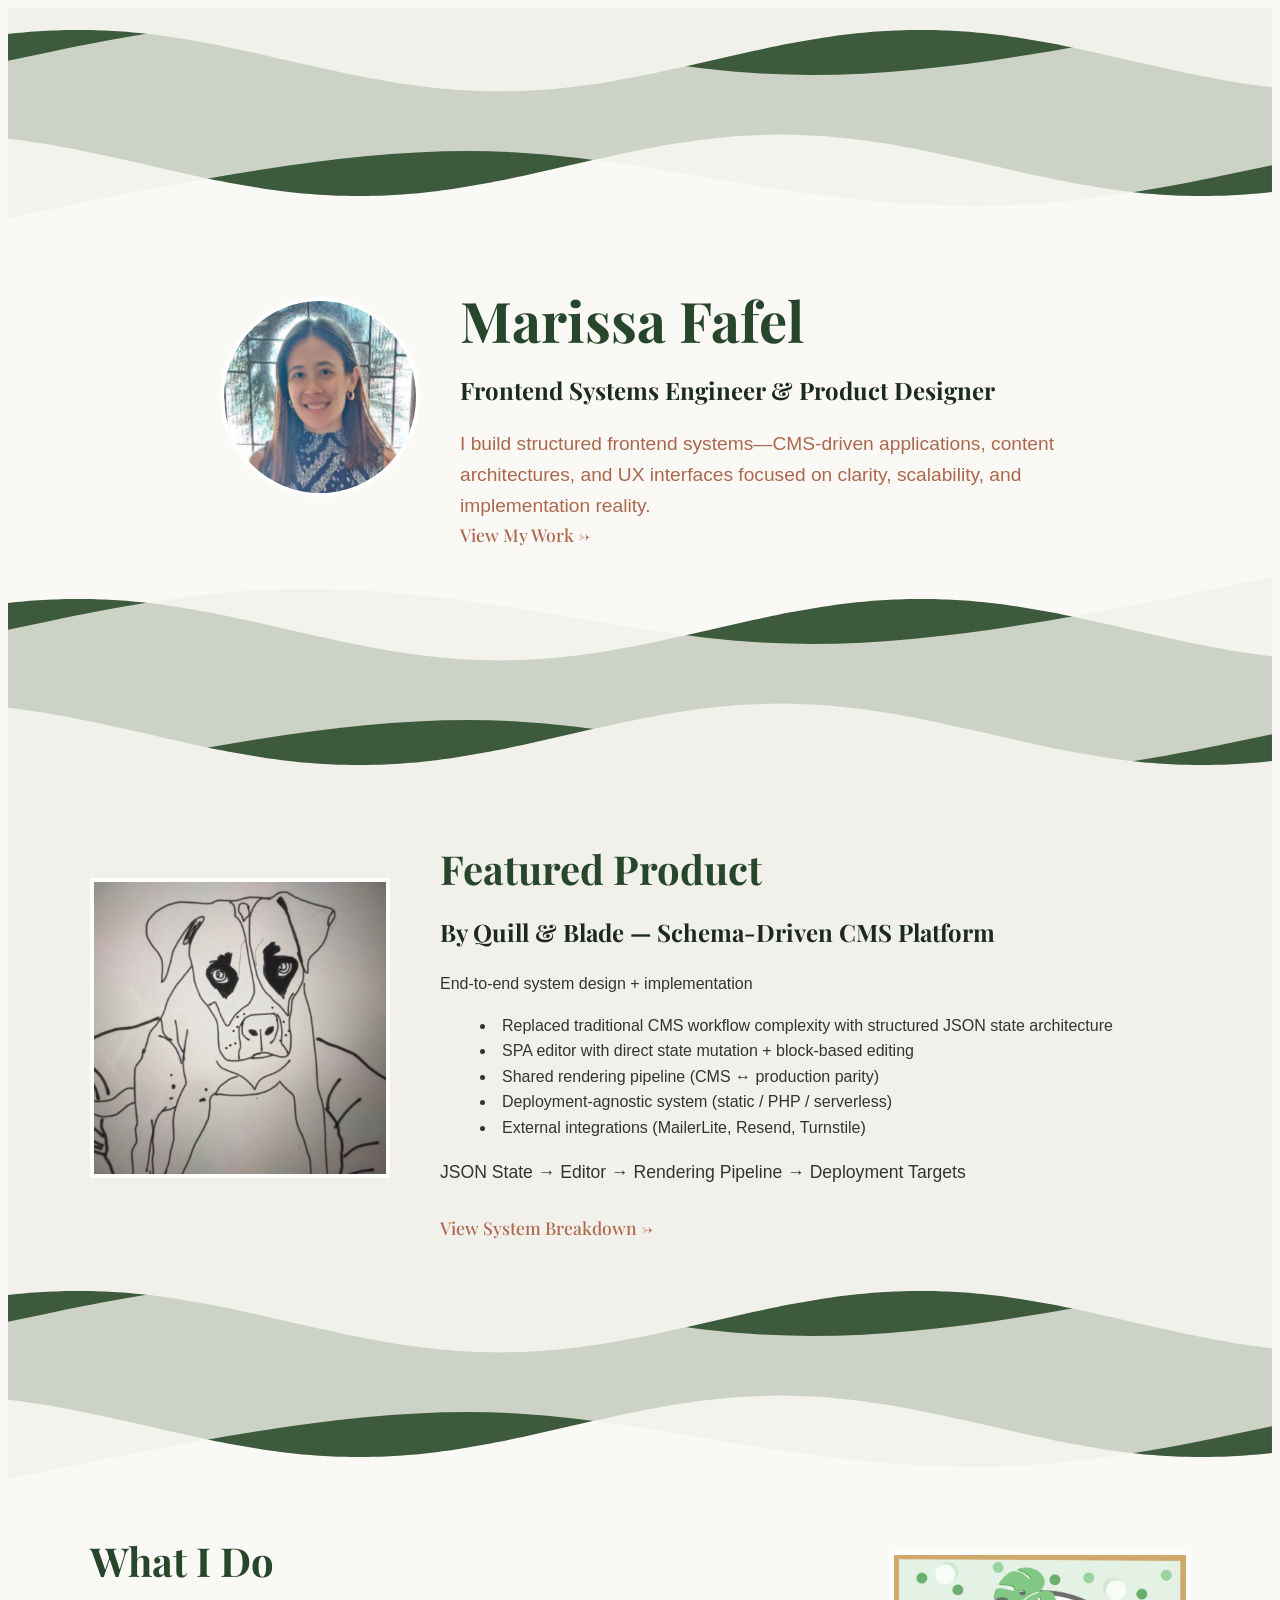
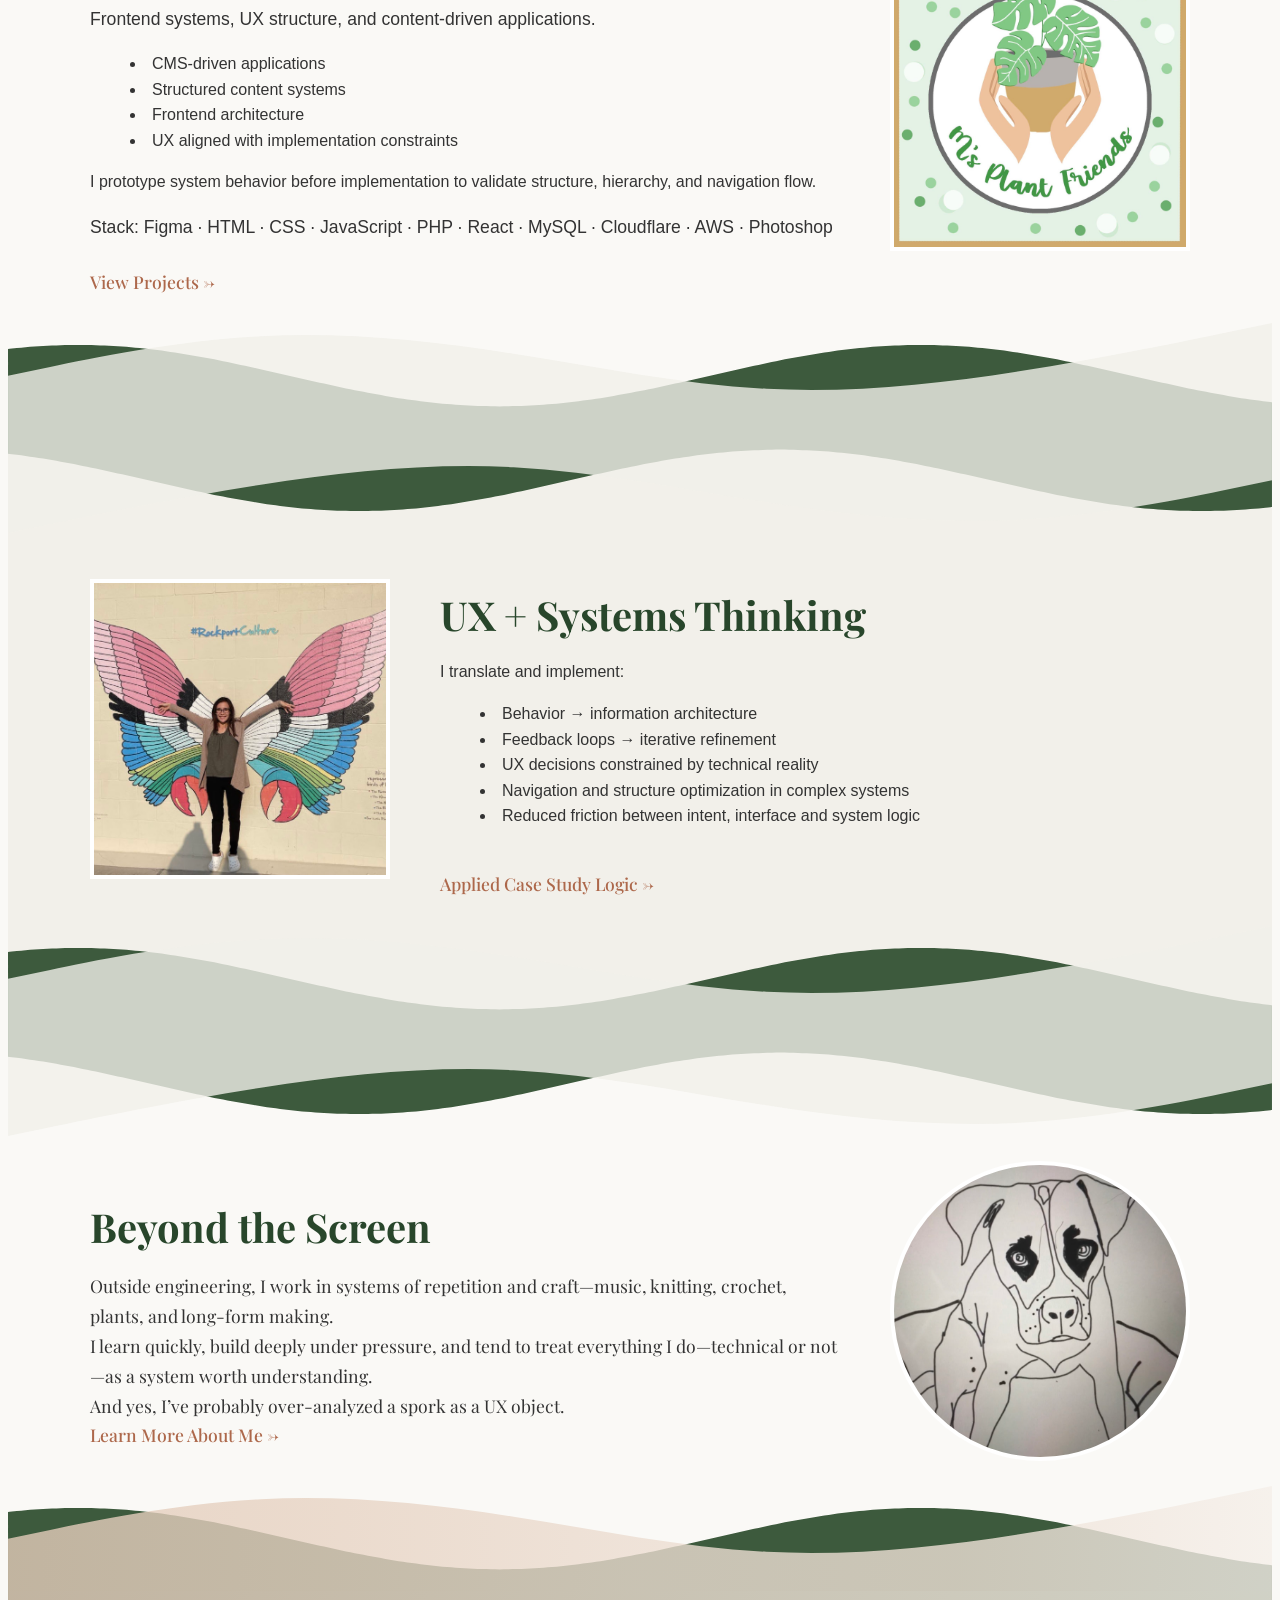
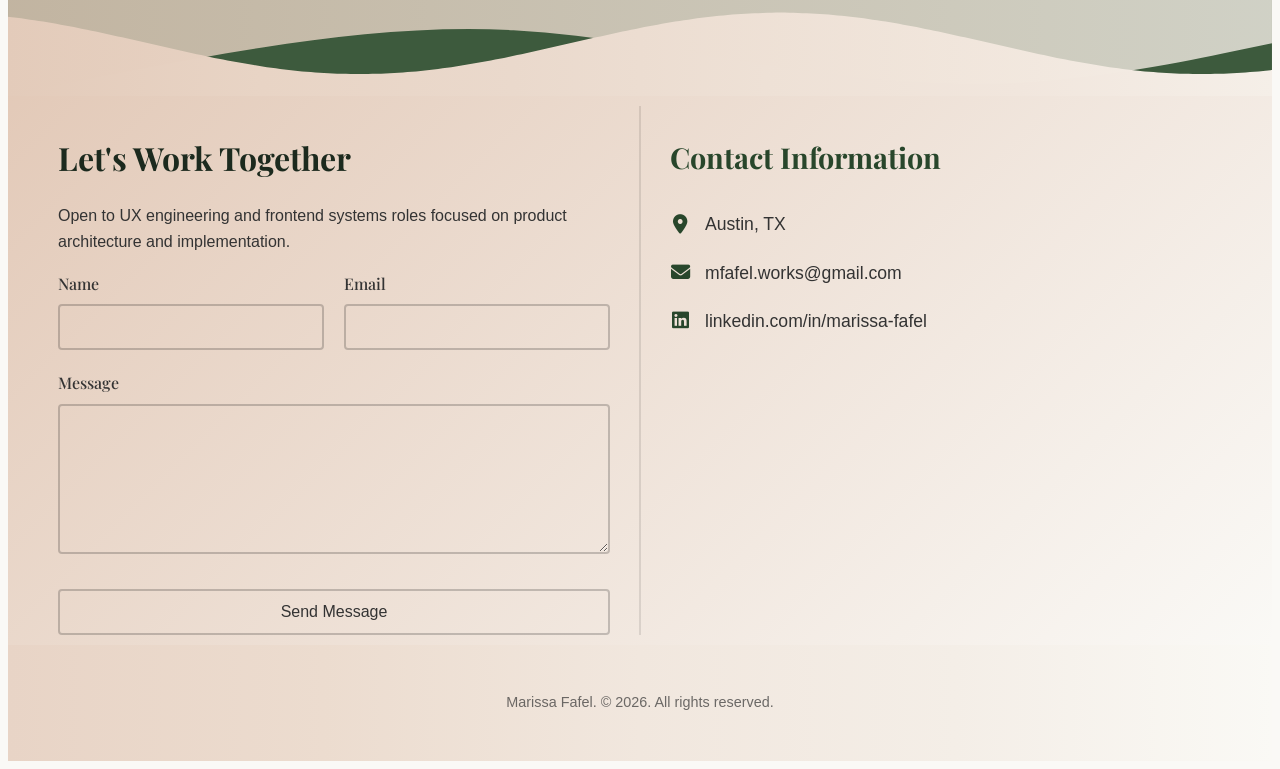
<file: index.html>
<!doctype html>
<html lang="en">
  <head>
    <meta charset="utf-8" />
    <title>Marissa Fafel – Portfolio</title>
    <meta name="viewport" content="width=device-width, initial-scale=1" />
    <link rel="stylesheet" href="assets/css/styles.css" />
    <link rel="stylesheet" href="https://cdnjs.cloudflare.com/ajax/libs/font-awesome/6.4.0/css/all.min.css" />
  </head>
  <body class="is-preload">
    <div id="page-wrapper">
      <!-- Soft Wave Top -->
      <div class="wave-up-two"></div>
      <div class="wave-down"></div>
      <!-- Hero Section -->
      <section id="header" class="hero">
        <div class="hero-banner">
          <div class="hero-content">
            <div class="photo-circle">
              <img src="assets/images/self-photo.jpg" alt="" style="width: 100%; height: 100%; object-fit: cover; border-radius: 0%" />
            </div>
            <div class="hero-text">
              <h1 class="name">Marissa Fafel</h1>
              <h2 class="title">Frontend Systems Engineer & Product Designer</h2>
              <p class="hero-description">I build structured frontend systems—CMS-driven applications, content architectures, and UX interfaces focused on clarity, scalability, and implementation reality.</p>
              <a href="#featured-projects" class="learn-more-btn" title="Detailed portfolio page">View My Work →</a>
            </div>
          </div>
        </div>
      </section>
      <!-- Soft Wave Divider -->
      <div class="wave-up"></div>
      <div class="wave-down-two"></div>
      <!-- Featured Section -->
      <section id="web-design" class="content-section split-visual-left">
        <div class="inner">
          <div class="section-content">
            <div class="visual">
              <div class="media">
                <img src="assets/images/sketch.jpg" alt="" style="width: 100%; height: 100%; object-fit: cover; border-radius: 0%" />
              </div>
            </div>
            <div class="content">
              <h1>Featured Product</h1>
              <h2>By Quill & Blade — Schema-Driven CMS Platform</h2>
              <p>End-to-end system design + implementation</p>
              <ul>
                <li>Replaced traditional CMS workflow complexity with structured JSON state architecture</li>
                <li>SPA editor with direct state mutation + block-based editing</li>
                <li>Shared rendering pipeline (CMS ↔ production parity)</li>
                <li>Deployment-agnostic system (static / PHP / serverless)</li>
                <li>External integrations (MailerLite, Resend, Turnstile)</li>
              </ul>
              <p class="experience-summary"> JSON State → Editor → Rendering Pipeline → Deployment Targets </p>
              <br>
              <a href="#" class="learn-more-btn" title="Detailed portfolio page">View System Breakdown →</a>
            </div>
          </div>
        </div>
      </section>
      <!-- Soft Wave Divider -->
      <div class="wave-up-two"></div>
      <div class="wave-down"></div>
      <!-- Experience / Behavior Section-->
      <section id="web-design" class="content-section split-visual-right">
        <div class="inner">
          <div class="section-content">
            <div class="content">
              <h1>What I Do</h1>
              <p class="experience-summary">Frontend systems, UX structure, and content-driven applications.</p>
              <ul>
                <li>CMS-driven applications</li>
                <li>Structured content systems</li>
                <li>Frontend architecture</li>
                <li>UX aligned with implementation constraints</li>
              </ul>
              <p>I prototype system behavior before implementation to validate structure, hierarchy, and navigation flow.</p>
              <p class="tech-stack experience-summary"> Stack: Figma · HTML · CSS · JavaScript · PHP · React · MySQL · Cloudflare · AWS · Photoshop </p>
              <br>
              <a href="#" class="learn-more-btn" title="Detailed portfolio page">View Projects →</a>
            </div>
            <div class="visual">
              <div class="media">
                <img src="assets/images/msplantfriends.jpg" alt="" style="width: 100%; height: 100%; object-fit: cover; border-radius: 0%" />
              </div>
            </div>
          </div>
        </div>
      </section>
      <!-- Soft Wave Divider -->
      <div class="wave-up"></div>
      <div class="wave-down-two"></div>
      <!-- Power Skills / Systems Thinking Section -->
      <section id="power-skills" class="content-section split-visual-left">
        <div class="inner">
          <div class="section-content power-skills-content">
            <div class="visual">
              <div class="media">
                <img src="assets/images/Powerskills.jpg" alt="" style="width: 100%; height: 100%; object-fit: cover; border-radius: 0%" />
              </div>
            </div>
            <div class="content">
              <h1>UX + Systems Thinking</h1>
              <div class="skills-description">
                <p>I translate and implement:</p>
                <ul>
                  <li>Behavior → information architecture</li>
                  <li>Feedback loops → iterative refinement</li>
                  <li>UX decisions constrained by technical reality</li>
                  <li>Navigation and structure optimization in complex systems</li>
                  <li>Reduced friction between intent, interface and system logic</li>
                </ul>
                <br>
                <a href="#" class="learn-more-btn" title="Detailed portfolio page">Applied Case Study Logic →</a>
              </div>
            </div>
          </div>
        </div>
      </section>
      <!-- Soft Wave Divider -->
      <div class="wave-up-two"></div>
      <div class="wave-down"></div>
      <!-- About Me / Beyond the Screen Section-->
      <section id="about-me" class="content-section split-visual-right">
        <div class="inner">
          <div class="section-content">
            <div class="content">
              <h1>Beyond the Screen</h1>
              <p class="about-explain bubble-caption experience-summary"> Outside engineering, I work in systems of repetition and craft—music, knitting, crochet, plants, and long-form making. <br> I learn quickly, build deeply under pressure, and tend to treat everything I do—technical or not—as a system worth understanding. <br> And yes, I’ve probably over-analyzed a spork as a UX object. </p>
              <a href="/html-portfolio/about" class="learn-more-btn" title="Detailed portfolio page">Learn More About Me →</a>
            </div>
            <div class="visual">
              <div class="media photo-circle">
                <img src="assets/images/sketch.jpg" alt="" style="width: 100%; height: 100%; object-fit: cover; border-radius: 0%" />
              </div>
            </div>
          </div>
        </div>
      </section>
      <!-- Soft Wave Divider -->
      <div class="wave-last"></div>
      <div class="wave-last-two"></div>
      <!-- Contact Section -->
      <section id="contact" class="content-section contact-section">
        <div class="inner">
          <div class="contact-content">
            <div class="contact-form">
              <h2>Let's Work Together</h2>
              <p>Open to UX engineering and frontend systems roles focused on product architecture and implementation.</p>
              <form method="post" action="#">
                <div class="form-grid">
                  <div class="form-field">
                    <label for="name">Name</label>
                    <input type="text" name="name" id="name" />
                  </div>
                  <div class="form-field">
                    <label for="email">Email</label>
                    <input type="email" name="email" id="email" />
                  </div>
                  <div class="form-field full-width">
                    <label for="message">Message</label>
                    <textarea name="message" id="message" rows="4"></textarea>
                  </div>
                  <div class="form-field full-width">
                    <input type="submit" value="Send Message" class="submit-btn" />
                  </div>
                </div>
              </form>
            </div>
            <div class="contact-info">
              <h3>Contact Information</h3>
              <ul class="contact-list">
                <li class="contact-item">
                  <i class="fas fa-map-marker-alt"></i>
                  <span>Austin, TX</span>
                </li>
                <li class="contact-item">
                  <i class="fas fa-envelope"></i>
                  <a>mfafel.works@gmail.com</a>
                </li>
                <li class="contact-item">
                  <i class="fab fa-linkedin"></i>
                  <a href="https://linkedin.com/in/marissa-fafel">linkedin.com/in/marissa-fafel</a>
                </li>
              </ul>
            </div>
          </div>
        </div>
      </section>
      <!-- Footer -->
      <footer id="footer" class="site-footer">
        <div class="inner">
          <p class="copyright">Marissa Fafel. © 2026. All rights reserved.</p>
        </div>
      </footer>
    </div>
    <script src="assets/waves.js"></script>
  </body>
</html>
</file>
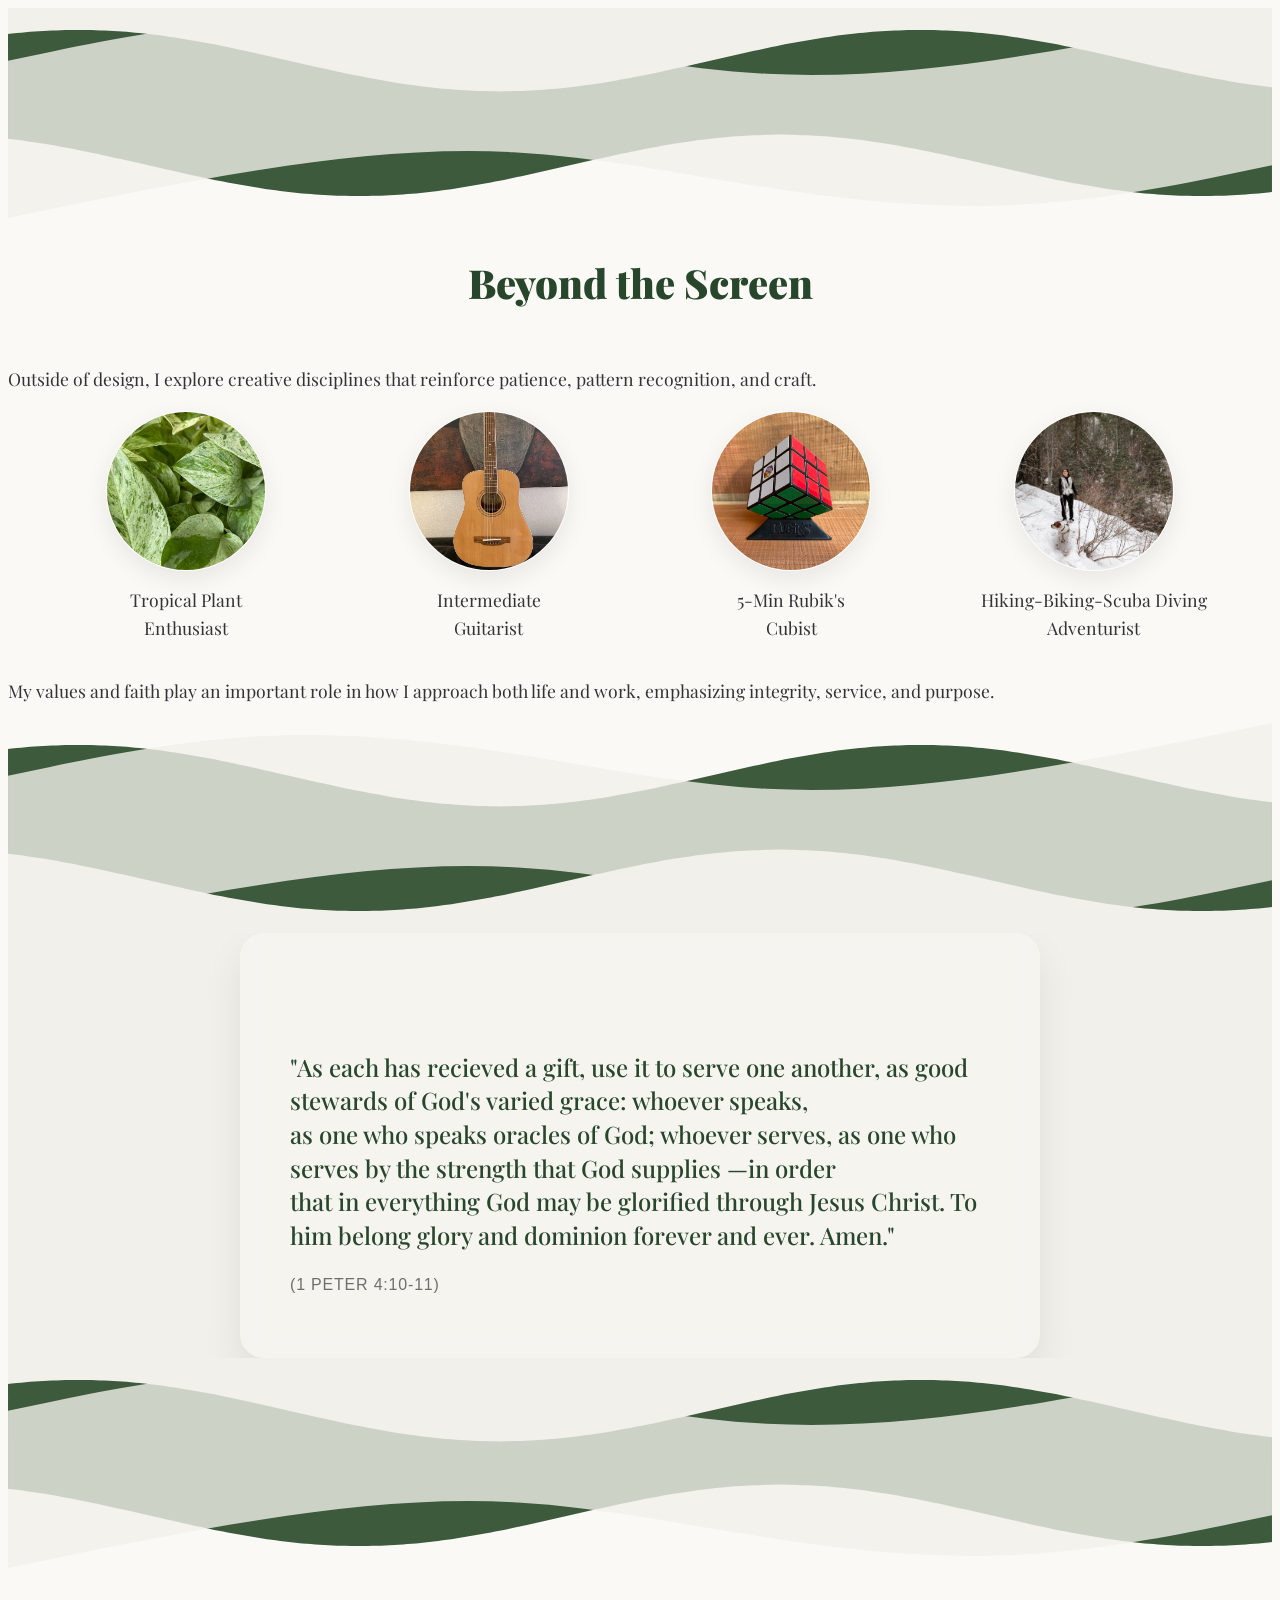
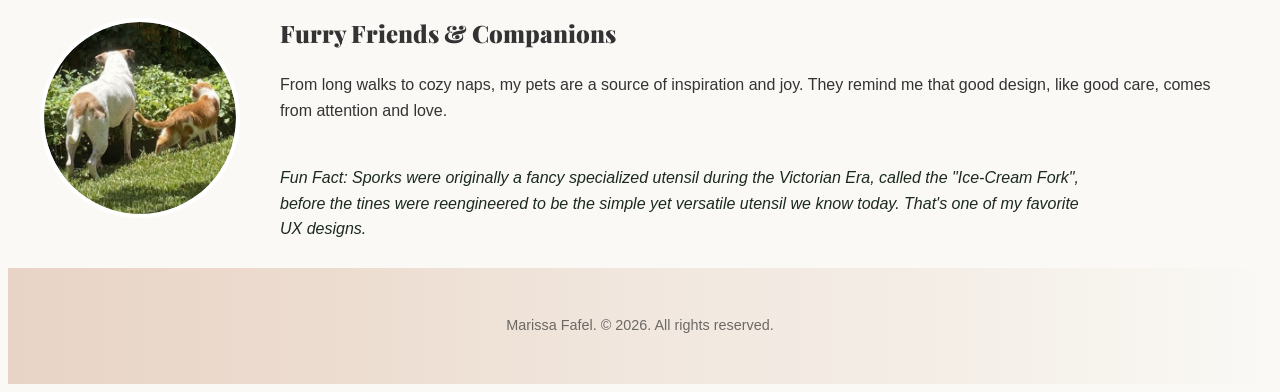
<file: about.html>
<!doctype html>
<html lang="en">
  <head>
    <meta charset="utf-8" />
    <title>Marissa Fafel – Portfolio</title>
    <meta name="viewport" content="width=device-width, initial-scale=1" />
    <link rel="stylesheet" href="assets/css/styles.css" />
    <link rel="stylesheet" href="https://cdnjs.cloudflare.com/ajax/libs/font-awesome/6.4.0/css/all.min.css" />
  </head>
  <body class="is-preload">
    <div id="page-wrapper">
<!-- Soft Wave Divider -->
      <div class="wave-up-two"></div>
      <div class="wave-down"></div>
      <!-- About Me Bubbles -->
      <section id="about-me" class="content-section">
        <div class="inner">
          <h1 class="section-title">Beyond the Screen</h1>
          <p class="about-explain bubble-caption">Outside of design, I explore creative disciplines that reinforce patience, pattern recognition, and craft.</p>
          <div class="bubble-grid">
            <div class="bubble-item">
              <div class="bubble-photo">
                <img src="assets/images/plant.jpg" alt="" style="width: 100%; height: 100%; object-fit: cover; border-radius: 0%" />
              </div>
              <p class="bubble-caption"> Tropical Plant <br /> Enthusiast </p>
            </div>
            <div class="bubble-item">
              <div class="bubble-photo">
                <img src="assets/images/guitar.jpg" alt="" style="width: 100%; height: 100%; object-fit: cover; border-radius: 0%" />
              </div>
              <p class="bubble-caption"> Intermediate <br /> Guitarist </p>
            </div>
            <div class="bubble-item">
              <div class="bubble-photo">
                <img src="assets/images/cube.jpg" alt="" style="width: 100%; height: 100%; object-fit: cover; border-radius: 0%" />
              </div>
              <p class="bubble-caption"> 5-Min Rubik's <br /> Cubist </p>
            </div>
            <div class="bubble-item">
              <div class="bubble-photo">
                <img src="assets/images/Hiking.jpg" alt="" style="width: 100%; height: 100%; object-fit: cover; border-radius: 0%" />
              </div>
              <p class="bubble-caption"> Hiking-Biking-Scuba Diving <br /> Adventurist </p>
            </div>
          </div>
        </div>
        <div class="about-values bubble-caption">
          <p> My values and faith play an important role in how I approach both life and work, emphasizing integrity, service, and purpose.</p>
        </div>
      </section>
      <!-- Soft Wave Divider -->
      <div class="wave-up"></div>
      <div class="wave-down-two"></div>
      <!-- Quote Section -->
      <section class="quote-section">
        <div class="quote-glass">
          <p class="quote-text">
            <br />"As each has recieved a gift, use it to serve one another, as good stewards of God's varied grace: whoever speaks, <br /> as one who speaks oracles of God; whoever serves, as one who serves by the strength that God supplies —in order <br /> that in everything God may be glorified through Jesus Christ. To him belong glory and dominion forever and ever. Amen."
          </p>
          <span class="quote-author">(1 Peter 4:10-11)</span>
        </div>
      </section>
      <!-- Soft Wave Divider -->
      <div class="wave-up-two"></div>
      <div class="wave-down"></div>
      <!-- Pets Section -->
      <section id="pets" class="hero pets-hero content-section">
        <div class="hero-banner">
          <div class="hero-content">
            <div class="photo-circle">
              <!-- Pet image -->
              <img src="assets/images/pets.jpg" alt="" style="width: 100%; height: 100%; object-fit: cover; border-radius: 50%" />
            </div>
            <div class="hero-text">
              <h1>Furry Friends & Companions</h1>
              <p> From long walks to cozy naps, my pets are a source of inspiration and joy. They remind me that good design, like good care, comes from attention and love. </p>
              <!-- Fun Fact Bubble -->
              <div class="fun-fact">
                <p class="fun-fact">
                  <em>
                    <br />Fun Fact: Sporks were originally a fancy specialized utensil during the Victorian Era, called the "Ice-Cream Fork", before the tines were reengineered to be the simple yet versatile utensil we know today. That's one of my favorite UX designs. </em>
                </p>
              </div>
            </div>
          </div>
        </div>
      </section>
      <!-- Footer -->
      <footer id="footer" class="site-footer">
        <div class="inner">
          <p class="copyright">Marissa Fafel. © 2026. All rights reserved.</p>
        </div>
      </footer>
    </div>
    <script src="assets/waves.js"></script>
  </body>
</html>
</file>
<file: assets/css/styles.css>
/* Marissa Fafel Portfolio - Main Stylesheet */
/* This file ONLY contains @import statements - must be at TOP */

/* Import all modules in dependency order */
@import url('fonts.css');
@import url('variables.css');
@import url('base.css');
@import url('waves.css');
@import url('hero.css');
@import url('hero2.css');
@import url('layouts.css');
@import url('bubbles.css');
@import url('quote.css');
@import url('contact.css');
@import url('footer.css');
</file>
